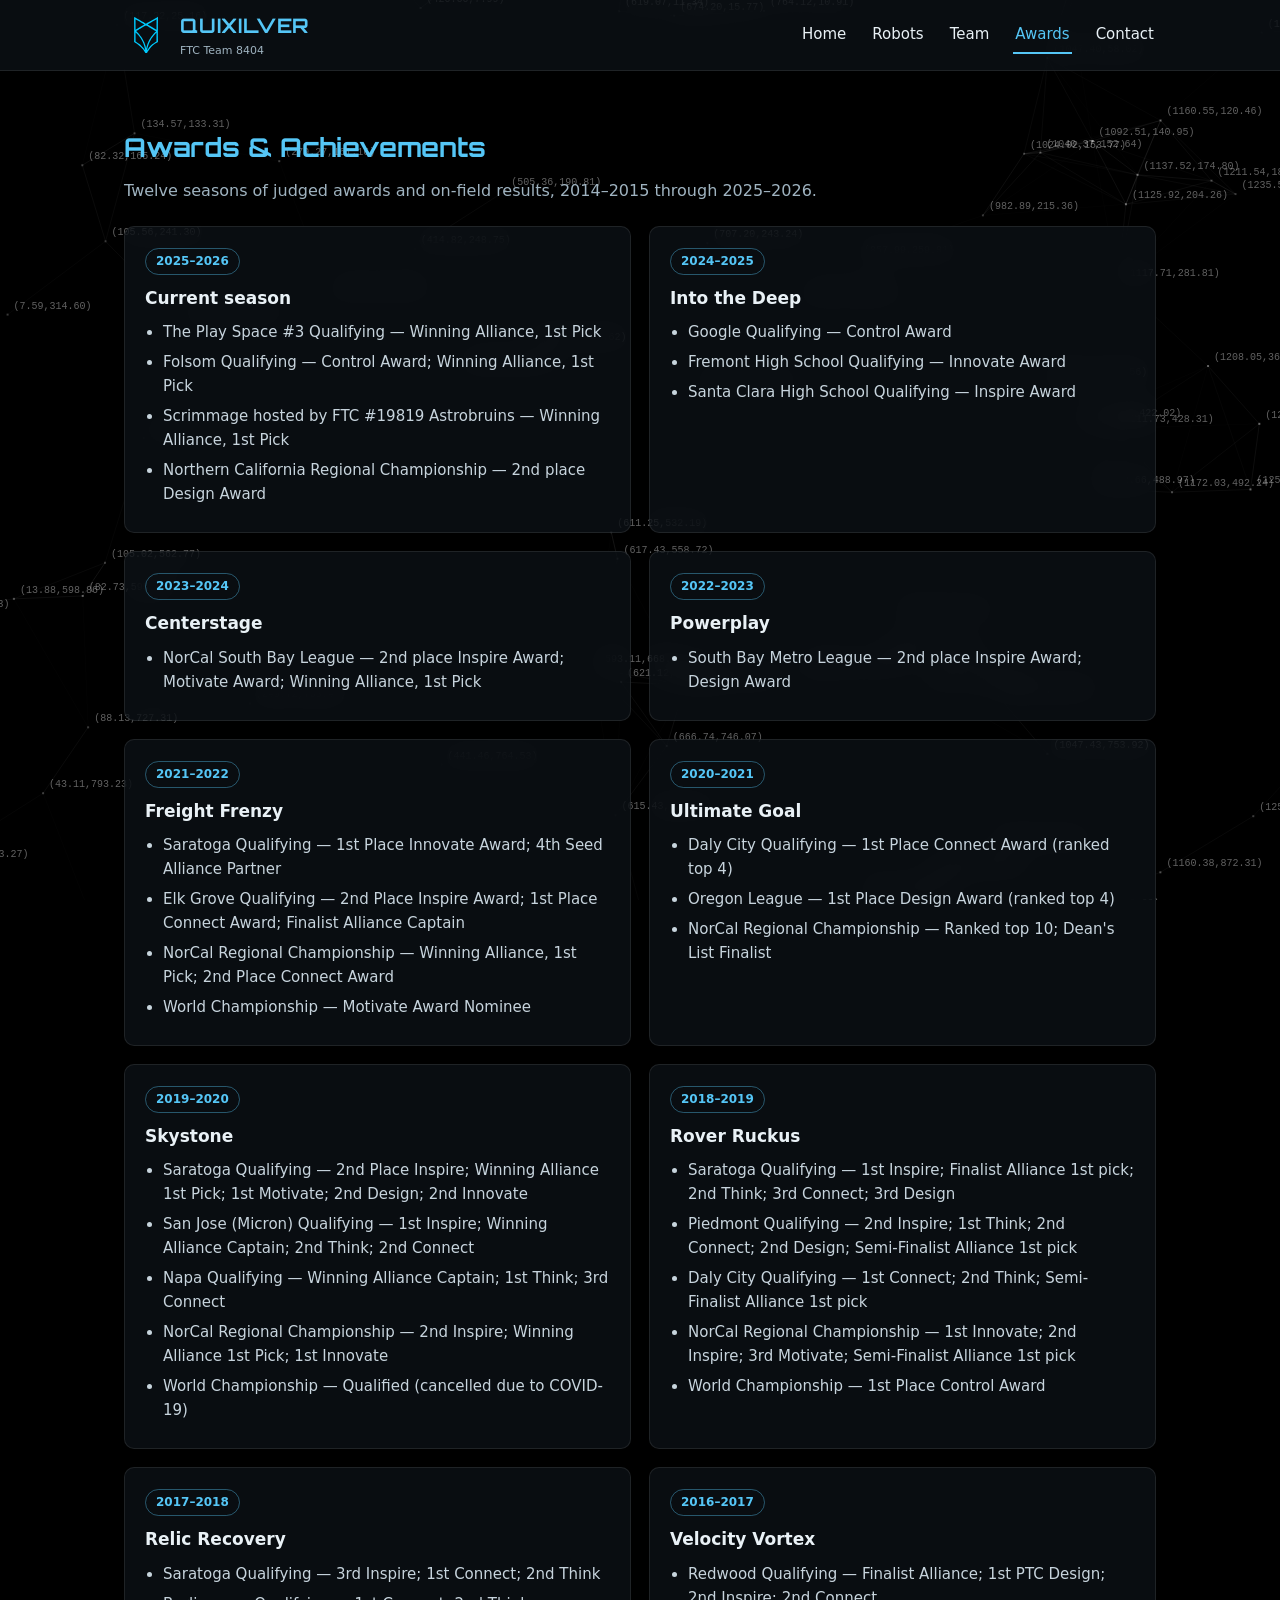
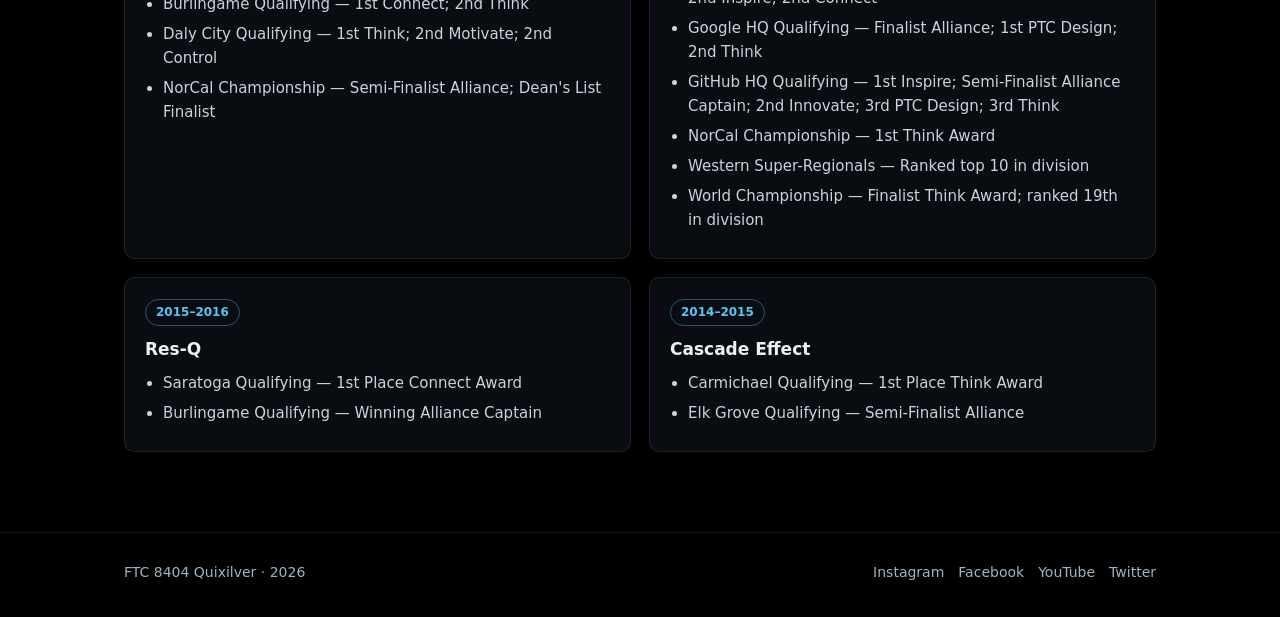
<file: awards.html>
<!DOCTYPE html>
<html lang="en">
<head>
<meta charset="UTF-8" />
<meta name="viewport" content="width=device-width, initial-scale=1.0" />
<title>Awards – 8404 Quixilver</title>
<link rel="icon" type="image/svg+xml" href="assets/logo.svg" />
<link href="https://fonts.googleapis.com/css2?family=Orbitron:wght@700&display=swap" rel="stylesheet" />
<link rel="stylesheet" href="styles.css" />
</head>
<body>
<header class="site-header"><div class="header-in">
  <a class="brand" href="index.html"><img src="assets/logo.svg" alt="Quixilver fox logo" /><span><b class="display">QUIXILVER</b><small>FTC Team 8404</small></span></a>
  <nav class="main" aria-label="Primary"><a href="index.html">Home</a><a href="robots.html">Robots</a><a href="team.html">Team</a><a href="awards.html">Awards</a><a href="contact.html">Contact</a></nav>
</div></header>
<main><div class="wrap">
<section class="section">
<h2>Awards &amp; Achievements</h2>
<p class="lede">Twelve seasons of judged awards and on-field results, 2014–2015 through 2025–2026.</p>
<div class="grid two">
<div class="card glass"><span class="eyebrow">2025–2026</span><h3>Current season</h3><ul class="timeline">
<li>The Play Space #3 Qualifying — Winning Alliance, 1st Pick</li>
<li>Folsom Qualifying — Control Award; Winning Alliance, 1st Pick</li>
<li>Scrimmage hosted by FTC #19819 Astrobruins — Winning Alliance, 1st Pick</li>
<li>Northern California Regional Championship — 2nd place Design Award</li>
</ul></div>
<div class="card glass"><span class="eyebrow">2024–2025</span><h3>Into the Deep</h3><ul class="timeline">
<li>Google Qualifying — Control Award</li>
<li>Fremont High School Qualifying — Innovate Award</li>
<li>Santa Clara High School Qualifying — Inspire Award</li>
</ul></div>
<div class="card glass"><span class="eyebrow">2023–2024</span><h3>Centerstage</h3><ul class="timeline">
<li>NorCal South Bay League — 2nd place Inspire Award; Motivate Award; Winning Alliance, 1st Pick</li>
</ul></div>
<div class="card glass"><span class="eyebrow">2022–2023</span><h3>Powerplay</h3><ul class="timeline">
<li>South Bay Metro League — 2nd place Inspire Award; Design Award</li>
</ul></div>
<div class="card glass"><span class="eyebrow">2021–2022</span><h3>Freight Frenzy</h3><ul class="timeline">
<li>Saratoga Qualifying — 1st Place Innovate Award; 4th Seed Alliance Partner</li>
<li>Elk Grove Qualifying — 2nd Place Inspire Award; 1st Place Connect Award; Finalist Alliance Captain</li>
<li>NorCal Regional Championship — Winning Alliance, 1st Pick; 2nd Place Connect Award</li>
<li>World Championship — Motivate Award Nominee</li>
</ul></div>
<div class="card glass"><span class="eyebrow">2020–2021</span><h3>Ultimate Goal</h3><ul class="timeline">
<li>Daly City Qualifying — 1st Place Connect Award (ranked top 4)</li>
<li>Oregon League — 1st Place Design Award (ranked top 4)</li>
<li>NorCal Regional Championship — Ranked top 10; Dean's List Finalist</li>
</ul></div>
<div class="card glass"><span class="eyebrow">2019–2020</span><h3>Skystone</h3><ul class="timeline">
<li>Saratoga Qualifying — 2nd Place Inspire; Winning Alliance 1st Pick; 1st Motivate; 2nd Design; 2nd Innovate</li>
<li>San Jose (Micron) Qualifying — 1st Inspire; Winning Alliance Captain; 2nd Think; 2nd Connect</li>
<li>Napa Qualifying — Winning Alliance Captain; 1st Think; 3rd Connect</li>
<li>NorCal Regional Championship — 2nd Inspire; Winning Alliance 1st Pick; 1st Innovate</li>
<li>World Championship — Qualified (cancelled due to COVID-19)</li>
</ul></div>
<div class="card glass"><span class="eyebrow">2018–2019</span><h3>Rover Ruckus</h3><ul class="timeline">
<li>Saratoga Qualifying — 1st Inspire; Finalist Alliance 1st pick; 2nd Think; 3rd Connect; 3rd Design</li>
<li>Piedmont Qualifying — 2nd Inspire; 1st Think; 2nd Connect; 2nd Design; Semi-Finalist Alliance 1st pick</li>
<li>Daly City Qualifying — 1st Connect; 2nd Think; Semi-Finalist Alliance 1st pick</li>
<li>NorCal Regional Championship — 1st Innovate; 2nd Inspire; 3rd Motivate; Semi-Finalist Alliance 1st pick</li>
<li>World Championship — 1st Place Control Award</li>
</ul></div>
<div class="card glass"><span class="eyebrow">2017–2018</span><h3>Relic Recovery</h3><ul class="timeline">
<li>Saratoga Qualifying — 3rd Inspire; 1st Connect; 2nd Think</li>
<li>Burlingame Qualifying — 1st Connect; 2nd Think</li>
<li>Daly City Qualifying — 1st Think; 2nd Motivate; 2nd Control</li>
<li>NorCal Championship — Semi-Finalist Alliance; Dean's List Finalist</li>
</ul></div>
<div class="card glass"><span class="eyebrow">2016–2017</span><h3>Velocity Vortex</h3><ul class="timeline">
<li>Redwood Qualifying — Finalist Alliance; 1st PTC Design; 2nd Inspire; 2nd Connect</li>
<li>Google HQ Qualifying — Finalist Alliance; 1st PTC Design; 2nd Think</li>
<li>GitHub HQ Qualifying — 1st Inspire; Semi-Finalist Alliance Captain; 2nd Innovate; 3rd PTC Design; 3rd Think</li>
<li>NorCal Championship — 1st Think Award</li>
<li>Western Super-Regionals — Ranked top 10 in division</li>
<li>World Championship — Finalist Think Award; ranked 19th in division</li>
</ul></div>
<div class="card glass"><span class="eyebrow">2015–2016</span><h3>Res-Q</h3><ul class="timeline">
<li>Saratoga Qualifying — 1st Place Connect Award</li>
<li>Burlingame Qualifying — Winning Alliance Captain</li>
</ul></div>
<div class="card glass"><span class="eyebrow">2014–2015</span><h3>Cascade Effect</h3><ul class="timeline">
<li>Carmichael Qualifying — 1st Place Think Award</li>
<li>Elk Grove Qualifying — Semi-Finalist Alliance</li>
</ul></div>
</div>
</section>
</div></main>
<footer class="site"><div class="wrap">
<span>FTC 8404 Quixilver · <span id="year"></span></span>
<nav aria-label="Social"><a href="https://www.instagram.com/ftc8404">Instagram</a><a href="https://www.facebook.com/ftc8404">Facebook</a><a href="https://www.youtube.com/@Quixilver-8404">YouTube</a><a href="https://twitter.com/ftc8404">Twitter</a></nav>
</div></footer>
<script src="plexus-bg.js"></script>
<script src="site.js"></script>
</body>
</html>
</file>
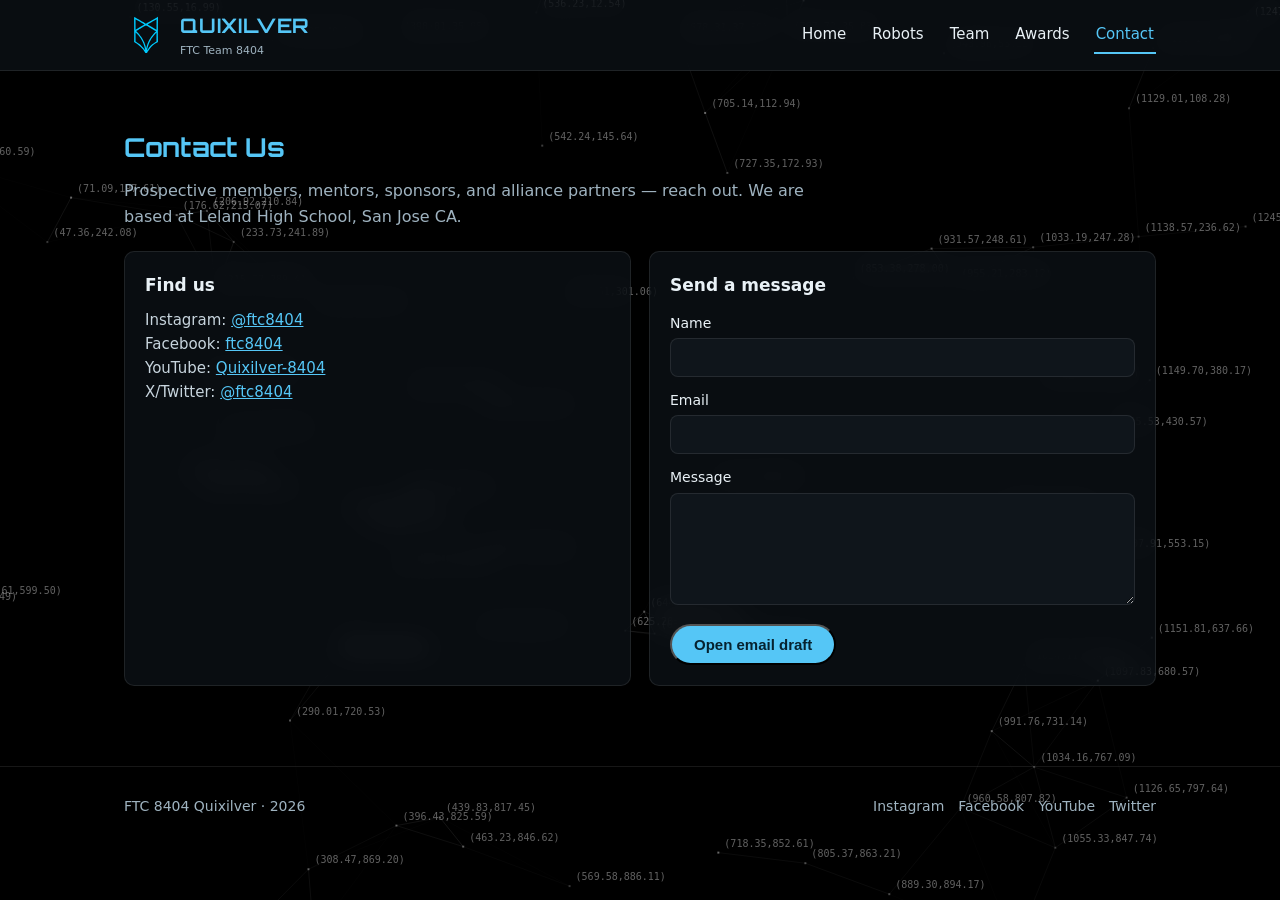
<file: contact.html>
<!DOCTYPE html>
<html lang="en">
<head>
<meta charset="UTF-8" />
<meta name="viewport" content="width=device-width, initial-scale=1.0" />
<title>Contact — 8404 Quixilver</title>
<link rel="icon" type="image/svg+xml" href="assets/logo.svg" />
<link href="https://fonts.googleapis.com/css2?family=Orbitron:wght@700&display=swap" rel="stylesheet" />
<link rel="stylesheet" href="styles.css" />
</head>
<body>
<header class="site-header"><div class="header-in">
<a class="brand" href="index.html"><img src="assets/logo.svg" alt="Quixilver fox logo" /><span><b class="display">QUIXILVER</b><small>FTC Team 8404</small></span></a>
<nav class="main" aria-label="Primary"><a href="index.html">Home</a><a href="robots.html">Robots</a><a href="team.html">Team</a><a href="awards.html">Awards</a><a href="contact.html">Contact</a></nav>
</div></header>
<main><div class="wrap">
<section class="section">
<h2>Contact Us</h2>
<p class="lede">Prospective members, mentors, sponsors, and alliance partners — reach out. We are based at Leland High School, San Jose CA.</p>
<div class="grid two">
<div class="card glass">
<h3>Find us</h3>
<p>Instagram: <a href="https://www.instagram.com/ftc8404">@ftc8404</a><br />
Facebook: <a href="https://www.facebook.com/ftc8404">ftc8404</a><br />
YouTube: <a href="https://www.youtube.com/@Quixilver-8404">Quixilver-8404</a><br />
X/Twitter: <a href="https://twitter.com/ftc8404">@ftc8404</a></p>
</div>
<div class="card glass">
<h3>Send a message</h3>
<form action="mailto:ftc8404@gmail.com" method="post" enctype="text/plain">
<label class="field" for="n">Name</label><input class="field" id="n" name="name" required />
<label class="field" for="e">Email</label><input class="field" id="e" name="email" type="email" required />
<label class="field" for="m">Message</label><textarea class="field" id="m" name="message" rows="5" required></textarea>
<p style="margin-top:12px"><button class="btn" type="submit">Open email draft</button></p>
</form>
</div>
</div>
</section>
</div></main>
<footer class="site"><div class="wrap">
<span>FTC 8404 Quixilver · <span id="year"></span></span>
<nav aria-label="Social"><a href="https://www.instagram.com/ftc8404">Instagram</a><a href="https://www.facebook.com/ftc8404">Facebook</a><a href="https://www.youtube.com/@Quixilver-8404">YouTube</a><a href="https://twitter.com/ftc8404">Twitter</a></nav>
</div></footer>
<script src="plexus-bg.js"></script>
<script src="site.js"></script>
</body>
</html>
</file>
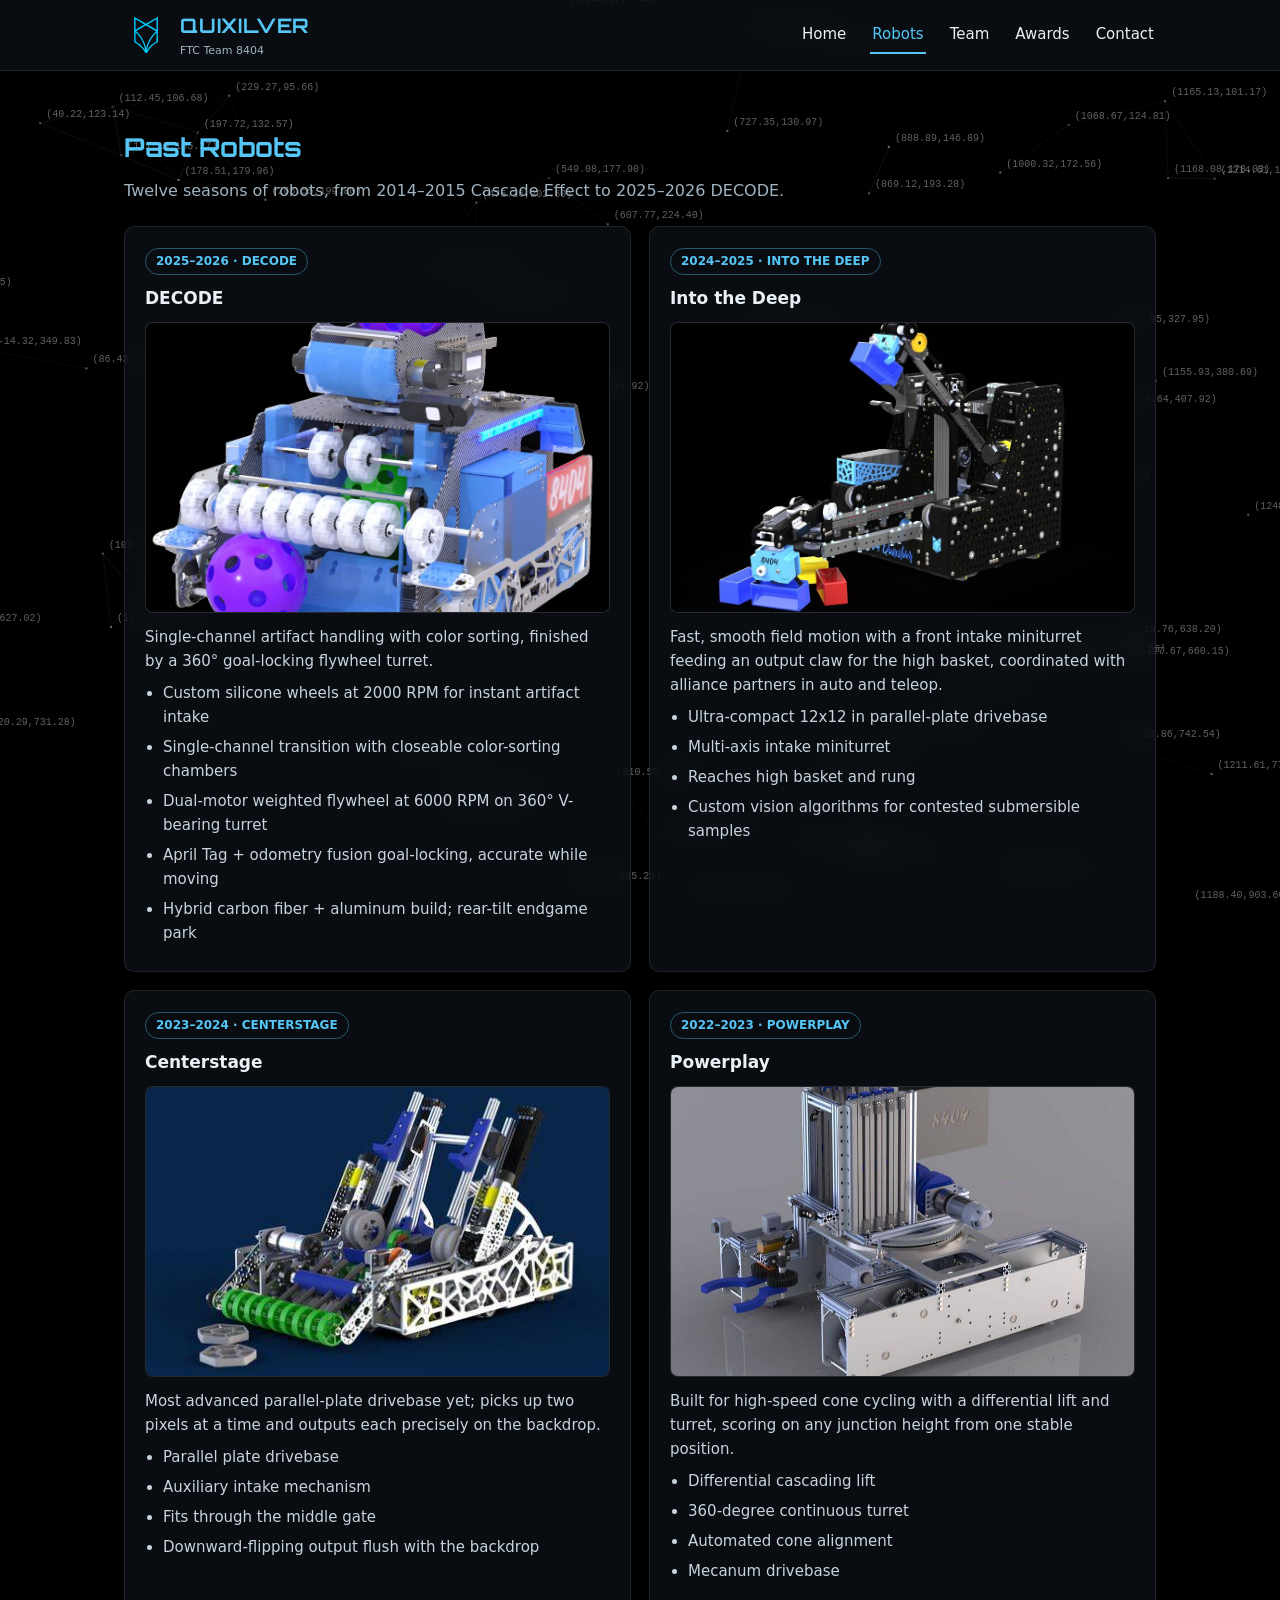
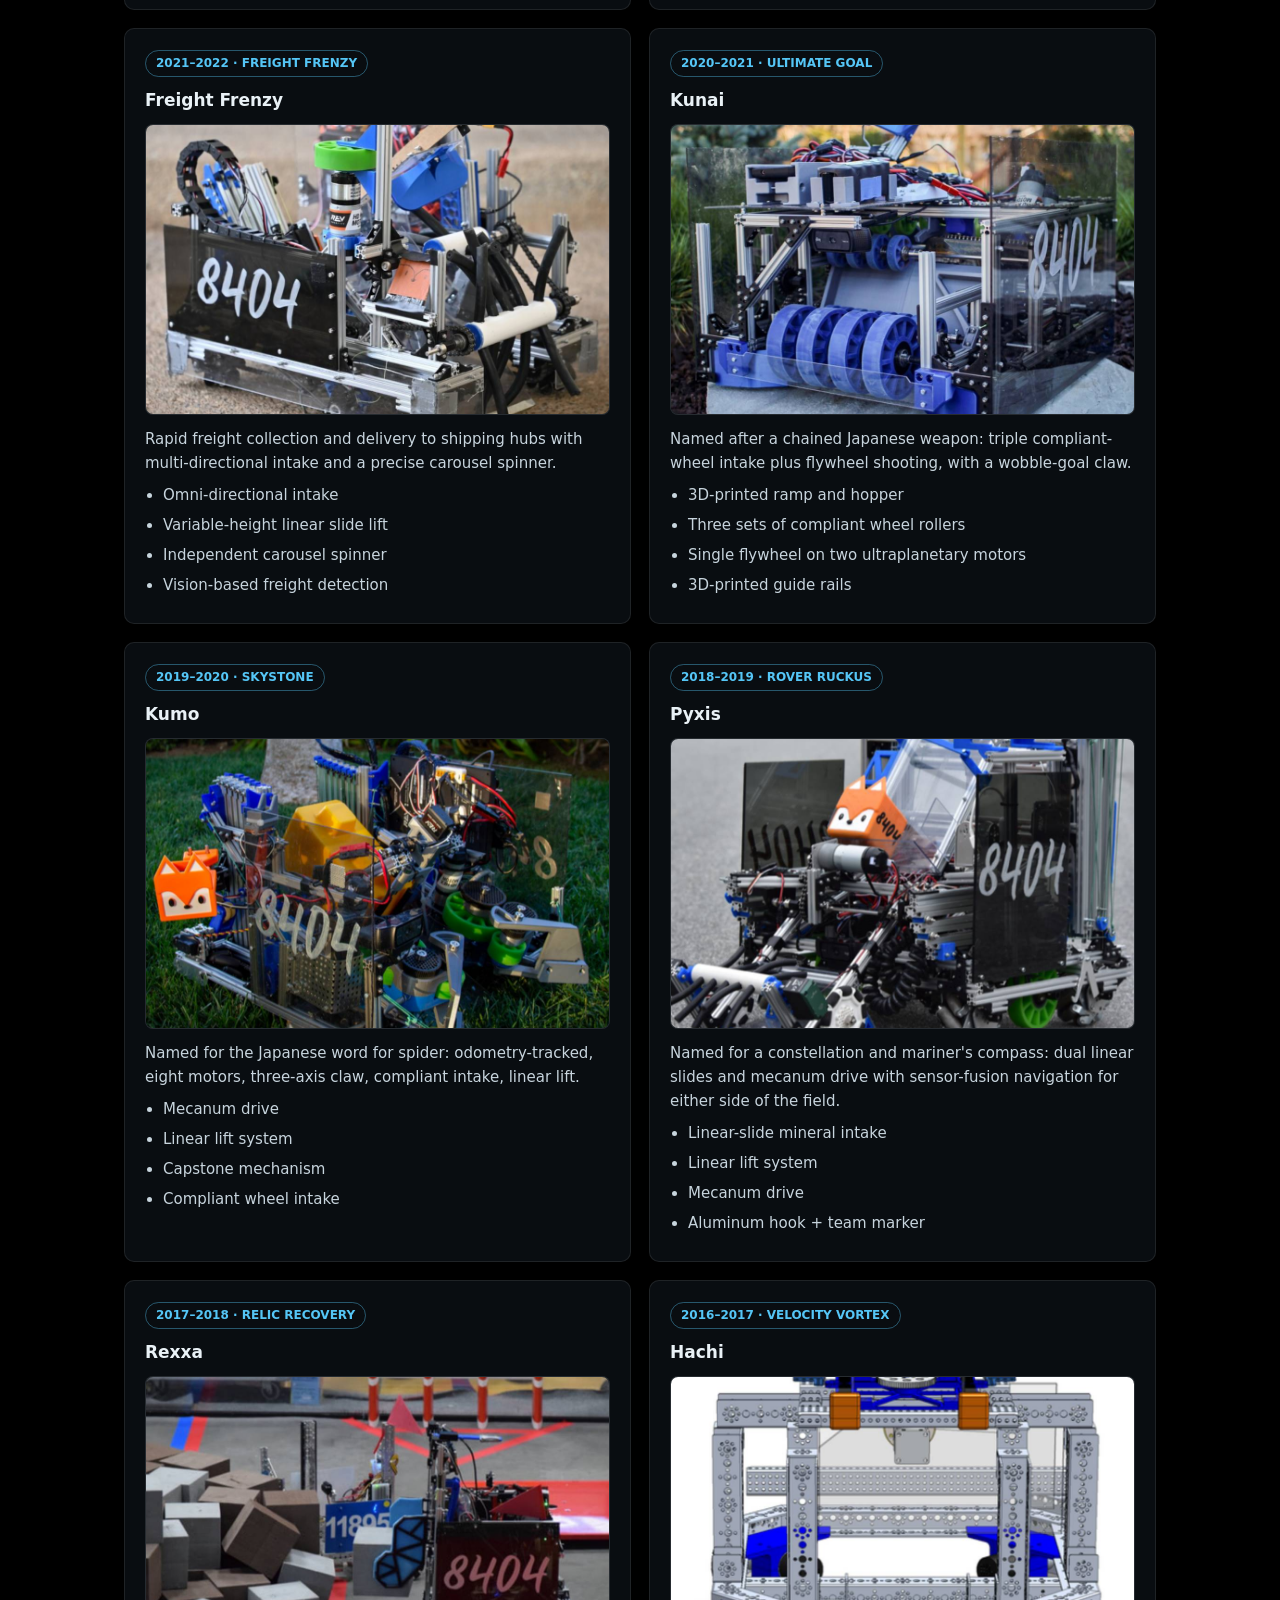
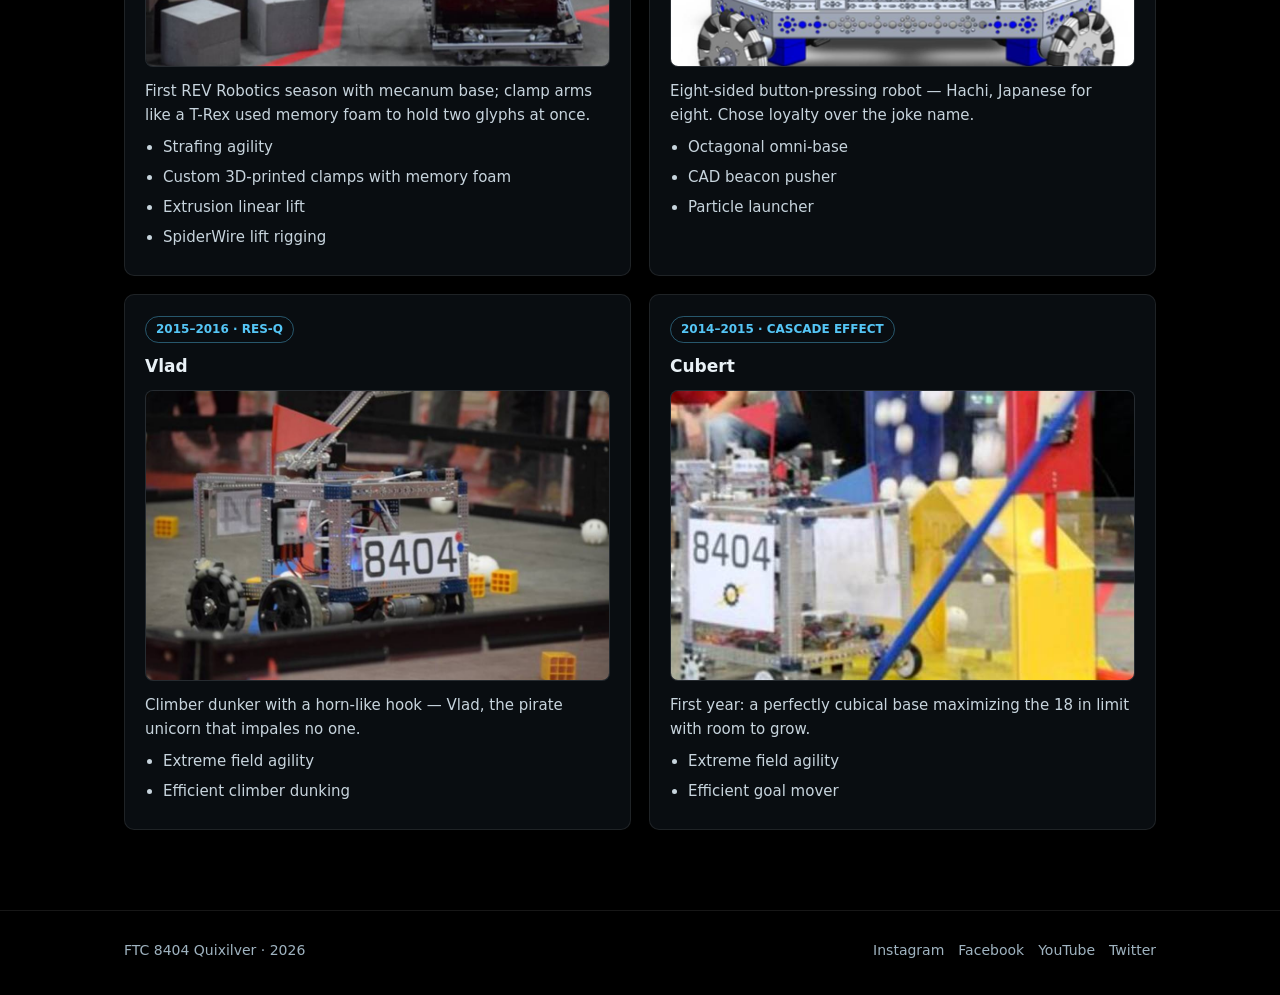
<file: robots.html>
<!DOCTYPE html>
<html lang="en">
<head>
<meta charset="UTF-8" />
<meta name="viewport" content="width=device-width, initial-scale=1.0" />
<title>Robots — 8404 Quixilver</title>
<link rel="icon" type="image/svg+xml" href="assets/logo.svg" />
<link href="https://fonts.googleapis.com/css2?family=Orbitron:wght@700&display=swap" rel="stylesheet" />
<link rel="stylesheet" href="styles.css" />
</head>
<body>
<header class="site-header"><div class="header-in">
<a class="brand" href="index.html"><img src="assets/logo.svg" alt="Quixilver fox logo" /><span><b class="display">QUIXILVER</b><small>FTC Team 8404</small></span></a>
<nav class="main" aria-label="Primary"><a href="index.html">Home</a><a href="robots.html">Robots</a><a href="team.html">Team</a><a href="awards.html">Awards</a><a href="contact.html">Contact</a></nav>
</div></header>
<main><div class="wrap">
<section class="section">
<h2>Past Robots</h2>
<p class="lede">Twelve seasons of robots, from 2014–2015 Cascade Effect to 2025–2026 DECODE.</p>
<div class="grid two">
<div class="card glass"><span class="eyebrow">2025–2026 · DECODE</span><h3>DECODE</h3><img class="robot-photo" src="assets/robots/decode.jpg" alt="DECODE season robot" loading="lazy" />
<p>Single-channel artifact handling with color sorting, finished by a 360° goal-locking flywheel turret.</p>
<ul class="robot-features"><li>Custom silicone wheels at 2000 RPM for instant artifact intake</li><li>Single-channel transition with closeable color-sorting chambers</li><li>Dual-motor weighted flywheel at 6000 RPM on 360° V-bearing turret</li><li>April Tag + odometry fusion goal-locking, accurate while moving</li><li>Hybrid carbon fiber + aluminum build; rear-tilt endgame park</li></ul></div>
<div class="card glass"><span class="eyebrow">2024–2025 · INTO THE DEEP</span><h3>Into the Deep</h3><img class="robot-photo" src="assets/robots/into_the_deep.jpg" alt="Into the Deep season robot" loading="lazy" />
<p>Fast, smooth field motion with a front intake miniturret feeding an output claw for the high basket, coordinated with alliance partners in auto and teleop.</p>
<ul class="robot-features"><li>Ultra-compact 12x12 in parallel-plate drivebase</li><li>Multi-axis intake miniturret</li><li>Reaches high basket and rung</li><li>Custom vision algorithms for contested submersible samples</li></ul></div>
<div class="card glass"><span class="eyebrow">2023–2024 · CENTERSTAGE</span><h3>Centerstage</h3><img class="robot-photo" src="assets/robots/centerstage.jpg" alt="Centerstage season robot" loading="lazy" />
<p>Most advanced parallel-plate drivebase yet; picks up two pixels at a time and outputs each precisely on the backdrop.</p>
<ul class="robot-features"><li>Parallel plate drivebase</li><li>Auxiliary intake mechanism</li><li>Fits through the middle gate</li><li>Downward-flipping output flush with the backdrop</li></ul></div>
<div class="card glass"><span class="eyebrow">2022–2023 · POWERPLAY</span><h3>Powerplay</h3><img class="robot-photo" src="assets/robots/powerplay.jpg" alt="Powerplay season robot" loading="lazy" />
<p>Built for high-speed cone cycling with a differential lift and turret, scoring on any junction height from one stable position.</p>
<ul class="robot-features"><li>Differential cascading lift</li><li>360-degree continuous turret</li><li>Automated cone alignment</li><li>Mecanum drivebase</li></ul></div>
<div class="card glass"><span class="eyebrow">2021–2022 · FREIGHT FRENZY</span><h3>Freight Frenzy</h3><img class="robot-photo" src="assets/robots/freight_frenzy.jpg" alt="Freight Frenzy season robot" loading="lazy" />
<p>Rapid freight collection and delivery to shipping hubs with multi-directional intake and a precise carousel spinner.</p>
<ul class="robot-features"><li>Omni-directional intake</li><li>Variable-height linear slide lift</li><li>Independent carousel spinner</li><li>Vision-based freight detection</li></ul></div>
<div class="card glass"><span class="eyebrow">2020–2021 · ULTIMATE GOAL</span><h3>Kunai</h3><img class="robot-photo" src="assets/robots/ultimate_goal.jpg" alt="Ultimate Goal robot Kunai" loading="lazy" />
<p>Named after a chained Japanese weapon: triple compliant-wheel intake plus flywheel shooting, with a wobble-goal claw.</p>
<ul class="robot-features"><li>3D-printed ramp and hopper</li><li>Three sets of compliant wheel rollers</li><li>Single flywheel on two ultraplanetary motors</li><li>3D-printed guide rails</li></ul></div>
<div class="card glass"><span class="eyebrow">2019–2020 · SKYSTONE</span><h3>Kumo</h3><img class="robot-photo" src="assets/robots/skystone.jpg" alt="Skystone robot Kumo" loading="lazy" />
<p>Named for the Japanese word for spider: odometry-tracked, eight motors, three-axis claw, compliant intake, linear lift.</p>
<ul class="robot-features"><li>Mecanum drive</li><li>Linear lift system</li><li>Capstone mechanism</li><li>Compliant wheel intake</li></ul></div>
<div class="card glass"><span class="eyebrow">2018–2019 · ROVER RUCKUS</span><h3>Pyxis</h3><img class="robot-photo" src="assets/robots/rover_ruckus.jpg" alt="Rover Ruckus robot Pyxis" loading="lazy" />
<p>Named for a constellation and mariner's compass: dual linear slides and mecanum drive with sensor-fusion navigation for either side of the field.</p>
<ul class="robot-features"><li>Linear-slide mineral intake</li><li>Linear lift system</li><li>Mecanum drive</li><li>Aluminum hook + team marker</li></ul></div>
<div class="card glass"><span class="eyebrow">2017–2018 · RELIC RECOVERY</span><h3>Rexxa</h3><img class="robot-photo" src="assets/robots/relic_recovery.jpg" alt="Relic Recovery robot Rexxa" loading="lazy" />
<p>First REV Robotics season with mecanum base; clamp arms like a T-Rex used memory foam to hold two glyphs at once.</p>
<ul class="robot-features"><li>Strafing agility</li><li>Custom 3D-printed clamps with memory foam</li><li>Extrusion linear lift</li><li>SpiderWire lift rigging</li></ul></div>
<div class="card glass"><span class="eyebrow">2016–2017 · VELOCITY VORTEX</span><h3>Hachi</h3><img class="robot-photo" src="assets/robots/velocity_vortex.jpg" alt="Velocity Vortex robot Hachi" loading="lazy" />
<p>Eight-sided button-pressing robot — Hachi, Japanese for eight. Chose loyalty over the joke name.</p>
<ul class="robot-features"><li>Octagonal omni-base</li><li>CAD beacon pusher</li><li>Particle launcher</li></ul></div>
<div class="card glass"><span class="eyebrow">2015–2016 · RES-Q</span><h3>Vlad</h3><img class="robot-photo" src="assets/robots/resq.jpg" alt="Res-Q robot Vlad" loading="lazy" />
<p>Climber dunker with a horn-like hook — Vlad, the pirate unicorn that impales no one.</p>
<ul class="robot-features"><li>Extreme field agility</li><li>Efficient climber dunking</li></ul></div>
<div class="card glass"><span class="eyebrow">2014–2015 · CASCADE EFFECT</span><h3>Cubert</h3><img class="robot-photo" src="assets/robots/cascade_effect.jpg" alt="Cascade Effect robot Cubert" loading="lazy" />
<p>First year: a perfectly cubical base maximizing the 18 in limit with room to grow.</p>
<ul class="robot-features"><li>Extreme field agility</li><li>Efficient goal mover</li></ul></div>
</div>
</section>
</div></main>
<footer class="site"><div class="wrap">
<span>FTC 8404 Quixilver · <span id="year"></span></span>
<nav aria-label="Social"><a href="https://www.instagram.com/ftc8404">Instagram</a><a href="https://www.facebook.com/ftc8404">Facebook</a><a href="https://www.youtube.com/@Quixilver-8404">YouTube</a><a href="https://twitter.com/ftc8404">Twitter</a></nav>
</div></footer>
<script src="plexus-bg.js"></script>
<script src="site.js"></script>
</body>
</html>
</file>
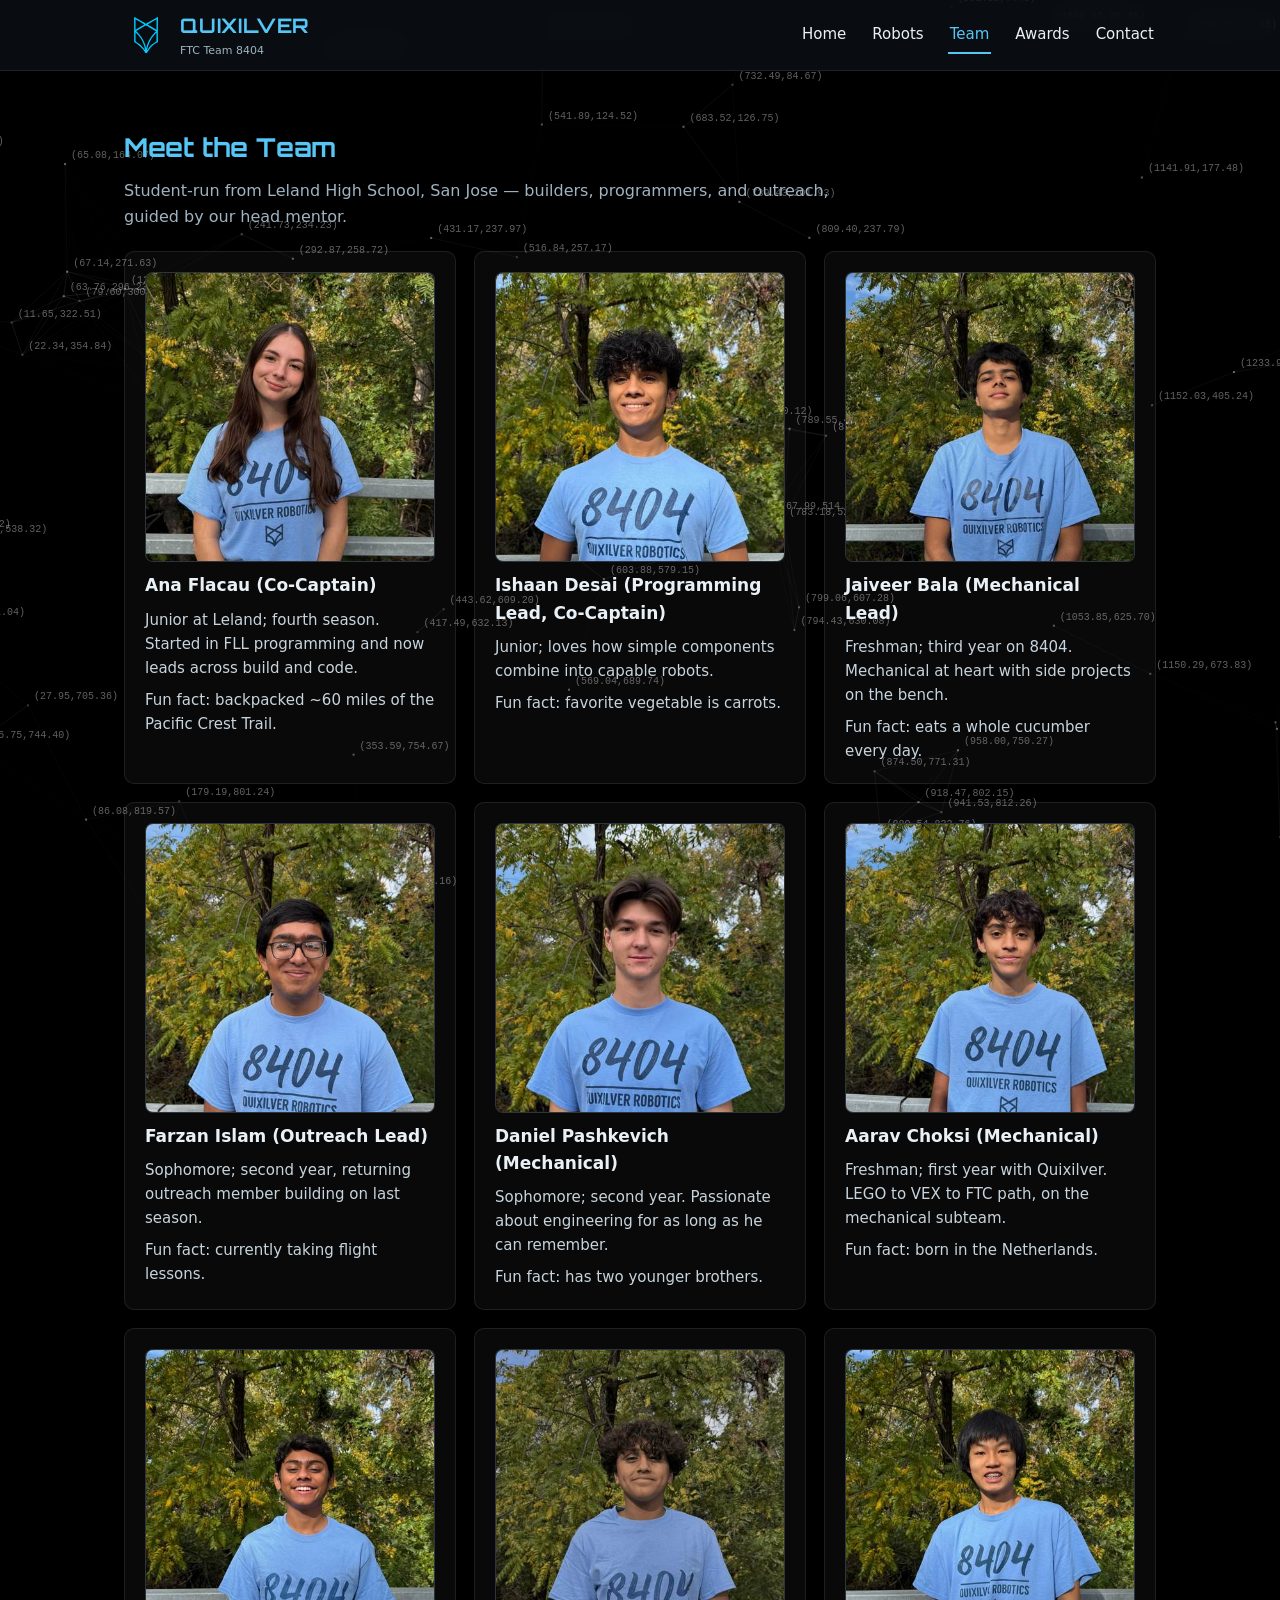
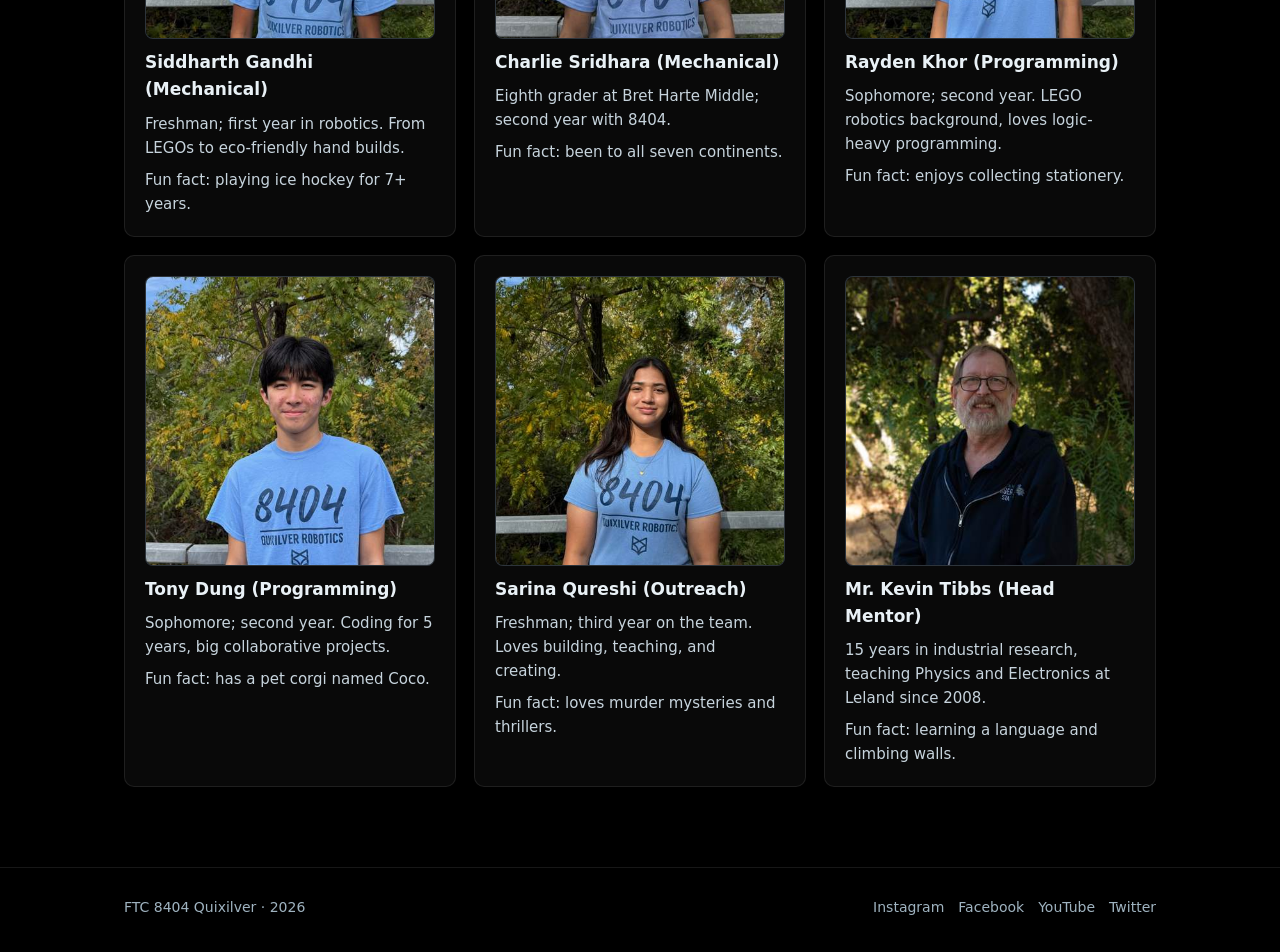
<file: team.html>
<!DOCTYPE html>
<html lang="en">
<head>
<meta charset="UTF-8" />
<meta name="viewport" content="width=device-width, initial-scale=1.0" />
<title>Team — 8404 Quixilver</title>
<link rel="icon" type="image/svg+xml" href="assets/logo.svg" />
<link href="https://fonts.googleapis.com/css2?family=Orbitron:wght@700&display=swap" rel="stylesheet" />
<link rel="stylesheet" href="styles.css" />
</head>
<body>
<header class="site-header"><div class="header-in">
<a class="brand" href="index.html"><img src="assets/logo.svg" alt="Quixilver fox logo" /><span><b class="display">QUIXILVER</b><small>FTC Team 8404</small></span></a>
<nav class="main" aria-label="Primary"><a href="index.html">Home</a><a href="robots.html">Robots</a><a href="team.html">Team</a><a href="awards.html">Awards</a><a href="contact.html">Contact</a></nav>
</div></header>
<main><div class="wrap">
<section class="section">
<h2>Meet the Team</h2>
<p class="lede">Student-run from Leland High School, San Jose — builders, programmers, and outreach, guided by our head mentor.</p>
<div class="grid three">
<div class="card"><img class="member-photo" src="assets/team/ana.jpg" alt="Portrait of Ana Flacau" loading="lazy" /><h3 class="member-name">Ana Flacau (Co-Captain)</h3><p>Junior at Leland; fourth season. Started in FLL programming and now leads across build and code.</p><p class="fun-fact">Fun fact: backpacked ~60 miles of the Pacific Crest Trail.</p></div>
<div class="card"><img class="member-photo" src="assets/team/ishaan.jpg" alt="Portrait of Ishaan Desai" loading="lazy" /><h3 class="member-name">Ishaan Desai (Programming Lead, Co-Captain)</h3><p>Junior; loves how simple components combine into capable robots.</p><p class="fun-fact">Fun fact: favorite vegetable is carrots.</p></div>
<div class="card"><img class="member-photo" src="assets/team/jaiveer.jpg" alt="Portrait of Jaiveer Bala" loading="lazy" /><h3 class="member-name">Jaiveer Bala (Mechanical Lead)</h3><p>Freshman; third year on 8404. Mechanical at heart with side projects on the bench.</p><p class="fun-fact">Fun fact: eats a whole cucumber every day.</p></div>
<div class="card"><img class="member-photo" src="assets/team/farzan.jpg" alt="Portrait of Farzan Islam" loading="lazy" /><h3 class="member-name">Farzan Islam (Outreach Lead)</h3><p>Sophomore; second year, returning outreach member building on last season.</p><p class="fun-fact">Fun fact: currently taking flight lessons.</p></div>
<div class="card"><img class="member-photo" src="assets/team/daniel.jpg" alt="Portrait of Daniel Pashkevich" loading="lazy" /><h3 class="member-name">Daniel Pashkevich (Mechanical)</h3><p>Sophomore; second year. Passionate about engineering for as long as he can remember.</p><p class="fun-fact">Fun fact: has two younger brothers.</p></div>
<div class="card"><img class="member-photo" src="assets/team/aarav.jpg" alt="Portrait of Aarav Choksi" loading="lazy" /><h3 class="member-name">Aarav Choksi (Mechanical)</h3><p>Freshman; first year with Quixilver. LEGO to VEX to FTC path, on the mechanical subteam.</p><p class="fun-fact">Fun fact: born in the Netherlands.</p></div>
<div class="card"><img class="member-photo" src="assets/team/siddharth.jpg" alt="Portrait of Siddharth Gandhi" loading="lazy" /><h3 class="member-name">Siddharth Gandhi (Mechanical)</h3><p>Freshman; first year in robotics. From LEGOs to eco-friendly hand builds.</p><p class="fun-fact">Fun fact: playing ice hockey for 7+ years.</p></div>
<div class="card"><img class="member-photo" src="assets/team/charlie.jpg" alt="Portrait of Charlie Sridhara" loading="lazy" /><h3 class="member-name">Charlie Sridhara (Mechanical)</h3><p>Eighth grader at Bret Harte Middle; second year with 8404.</p><p class="fun-fact">Fun fact: been to all seven continents.</p></div>
<div class="card"><img class="member-photo" src="assets/team/rayden.jpg" alt="Portrait of Rayden Khor" loading="lazy" /><h3 class="member-name">Rayden Khor (Programming)</h3><p>Sophomore; second year. LEGO robotics background, loves logic-heavy programming.</p><p class="fun-fact">Fun fact: enjoys collecting stationery.</p></div>
<div class="card"><img class="member-photo" src="assets/team/tony.jpg" alt="Portrait of Tony Dung" loading="lazy" /><h3 class="member-name">Tony Dung (Programming)</h3><p>Sophomore; second year. Coding for 5 years, big collaborative projects.</p><p class="fun-fact">Fun fact: has a pet corgi named Coco.</p></div>
<div class="card"><img class="member-photo" src="assets/team/sarina.jpg" alt="Portrait of Sarina Qureshi" loading="lazy" /><h3 class="member-name">Sarina Qureshi (Outreach)</h3><p>Freshman; third year on the team. Loves building, teaching, and creating.</p><p class="fun-fact">Fun fact: loves murder mysteries and thrillers.</p></div>
<div class="card"><img class="member-photo" src="assets/team/tibbs.jpg" alt="Portrait of Mr. Kevin Tibbs" loading="lazy" /><h3 class="member-name">Mr. Kevin Tibbs (Head Mentor)</h3><p>15 years in industrial research, teaching Physics and Electronics at Leland since 2008.</p><p class="fun-fact">Fun fact: learning a language and climbing walls.</p></div>
</div>
</section>
</div></main>
<footer class="site"><div class="wrap">
<span>FTC 8404 Quixilver · <span id="year"></span></span>
<nav aria-label="Social"><a href="https://www.instagram.com/ftc8404">Instagram</a><a href="https://www.facebook.com/ftc8404">Facebook</a><a href="https://www.youtube.com/@Quixilver-8404">YouTube</a><a href="https://twitter.com/ftc8404">Twitter</a></nav>
</div></footer>
<script src="plexus-bg.js"></script>
<script src="site.js"></script>
</body>
</html>
</file>
<file: styles.css>
/* 8404 Quixilver — dark + glass theme. Restrained glass: header, hero card,
   and feature cards only. Solid cyan accents, no gradients on text. */
:root {
  --bg: #0b0e11;
  --bg-2: #10151a;
  --ink: #e9f1f6;
  --muted: #9fb3c0;
  --cyan: #55c6f6;
  --cyan-dim: rgba(85, 198, 246, 0.16);
  --line: rgba(255, 255, 255, 0.09);
  --glass: rgba(16, 22, 28, 0.62);
  --radius-s: 10px;
  --radius-m: 16px;
  --max: 1080px;
}
* { margin: 0; padding: 0; box-sizing: border-box; }
html { scroll-behavior: smooth; }
body {
  font-family: "Segoe UI", system-ui, -apple-system, Tahoma, sans-serif;
  background: #000;
  color: var(--ink);
  line-height: 1.6;
  overflow-x: hidden;
}
/* Site-wide plexus canvas sits behind everything. */
#bg-plexus { position: fixed; inset: 0; z-index: 0; pointer-events: none; }
main, footer.site { position: relative; z-index: 1; }
/* Homepage chrome: the header floats over the cinematic (fixed, fading in
   only after the intro) and the banner lives below the hero — so nothing
   above or around the sequence ever changes layout, and the reveal can't
   oscillate or yank the scroll position. */
.site-header { transition: opacity 0.45s ease; }
body.home .site-header { position: fixed; top: 0; left: 0; right: 0; }
body.home #afterHero { scroll-margin-top: 70px; }
body.in-intro .site-header,
html.js-intro body:not(.intro-done) .site-header {
  opacity: 0; pointer-events: none;
}
.display { font-family: Orbitron, "Segoe UI", sans-serif; letter-spacing: 0.04em; }
a { color: var(--cyan); }
.wrap { max-width: var(--max); margin: 0 auto; padding: 0 24px; }

/* Header */
.site-header {
  position: sticky; top: 0; z-index: 50;
  background: var(--glass);
  -webkit-backdrop-filter: blur(14px);
  backdrop-filter: blur(14px);
  border-bottom: 1px solid var(--line);
}
.header-in {
  max-width: var(--max); margin: 0 auto; padding: 10px 24px;
  display: flex; align-items: center; justify-content: space-between; gap: 16px;
}
.brand { display: flex; align-items: center; gap: 12px; text-decoration: none; }
.brand img { height: 44px; width: 44px; object-fit: contain; }
.brand b { color: var(--cyan); font-size: 20px; }
.brand small { display: block; color: var(--muted); font-size: 11px; font-weight: 400; }
nav.main { display: flex; gap: 22px; }
nav.main a {
  color: var(--ink); text-decoration: none; font-size: 15px; padding: 6px 2px;
  border-bottom: 2px solid transparent;
}
nav.main a:hover { color: var(--cyan); }
nav.main a[aria-current="page"] { color: var(--cyan); border-bottom-color: var(--cyan); }
@media (max-width: 760px) {
  nav.main { gap: 12px; flex-wrap: wrap; justify-content: flex-end; }
  nav.main a { font-size: 14px; }
}

/* Sections */
.section { padding: 56px 0; }
.section h2 {
  color: var(--cyan); font-size: 26px; margin-bottom: 10px;
  font-family: Orbitron, "Segoe UI", sans-serif;
}
.section .lede { color: var(--muted); max-width: 70ch; margin-bottom: 22px; }
.grid { display: grid; gap: 18px; }
.grid.two { grid-template-columns: repeat(2, 1fr); }
.grid.three { grid-template-columns: repeat(3, 1fr); }
@media (max-width: 860px) { .grid.two, .grid.three { grid-template-columns: 1fr; } }

/* Cards — glass only where it aids legibility over art */
.card {
  background: rgba(255, 255, 255, 0.035);
  border: 1px solid var(--line);
  border-radius: var(--radius-s);
  padding: 20px;
}
.card.glass {
  background: var(--glass);
  -webkit-backdrop-filter: blur(14px);
  backdrop-filter: blur(14px);
}
.card h3 { font-size: 17px; margin-bottom: 8px; color: var(--ink); }
.card p, .card li { color: #c7d4dd; font-size: 15px; }
.card ul { margin: 8px 0 0 18px; }
.eyebrow {
  display: inline-block; font-size: 12px; font-weight: 700;
  color: var(--cyan); border: 1px solid rgba(85,198,246,.4);
  border-radius: 999px; padding: 3px 10px; margin-bottom: 10px;
}
footer.site {
  border-top: 1px solid var(--line); margin-top: 24px;
  padding: 28px 0 34px; color: var(--muted); font-size: 14px;
}
footer.site .wrap { display: flex; justify-content: space-between; gap: 18px; flex-wrap: wrap; }
footer.site nav { display: flex; gap: 14px; flex-wrap: wrap; }
footer.site nav a { color: var(--muted); text-decoration: none; }
footer.site nav a:hover { color: var(--cyan); }
.btn {
  display: inline-block; text-decoration: none; font-weight: 700; font-size: 15px;
  color: #06222f; background: var(--cyan); border-radius: 999px; padding: 10px 22px;
}
.btn.ghost { background: transparent; color: var(--cyan); border: 1px solid rgba(85,198,246,.5); }
.skip-link {
  position: absolute; left: -999px; top: 0; background: var(--cyan);
  color: #06222f; padding: 8px 14px; z-index: 100; font-weight: 700;
}
.skip-link:focus { left: 8px; top: 8px; }
@media (prefers-reduced-motion: reduce) {
  html { scroll-behavior: auto; }
  * { animation: none !important; transition: none !important; }
}

/* Prism hero (index only) */
.prism-scroll { position: relative; height: 340vh; background: #000; }
.prism-sticky {
  position: sticky; top: 0; height: 100vh; min-height: 560px; overflow: hidden;
}
#gl { position: absolute; inset: 0; }
#gl canvas { display: block; width: 100%; height: 100%; }
.hero-fallback {
  position: absolute; inset: 0; z-index: 2; display: none;
  align-items: center; justify-content: center;
  background: #000;
  padding: 24px;
}
.hero-fallback.show { display: flex; }
.hero-fallback img { width: min(240px, 60vw); }
.team-photo { width: 100%; border-radius: var(--radius-m); border: 1px solid var(--line); }
.member-photo {
  display: block; width: 100%; aspect-ratio: 1 / 1; object-fit: cover; border-radius: 8px;
  background: #182028; border: 1px solid var(--line);
}
.robot-photo {
  display: block; width: 100%; aspect-ratio: 16 / 10; object-fit: cover;
  border-radius: 8px; border: 1px solid var(--line);
  margin: 10px 0 12px; background: #10161c;
}
.member-name { font-size: 16px; margin: 10px 0 4px; }
.fun-fact { color: var(--muted); font-size: 13.5px; margin-top: 8px; }
.timeline li, .robot-features li { margin-bottom: 6px; }
label.field { display: block; font-size: 14px; margin: 12px 0 4px; }
input.field, textarea.field {
  width: 100%; background: #0f151b; border: 1px solid var(--line);
  border-radius: 8px; color: var(--ink); padding: 10px 12px; font-size: 15px;
}
.scroll-hint {
  position: fixed; left: 50%; bottom: 22px; z-index: 60;
  display: flex; align-items: center; gap: 10px;
  padding: 9px 16px; border-radius: 999px;
  background: rgba(10, 18, 24, 0.55); border: 1px solid rgba(85, 198, 246, 0.35);
  backdrop-filter: blur(8px); -webkit-backdrop-filter: blur(8px);
  color: rgba(255, 255, 255, 0.75); font-size: 12px;
  letter-spacing: 0.18em; text-transform: uppercase;
  opacity: 0; pointer-events: none;
  transform: translateX(-50%) translateY(8px);
  transition: opacity 0.6s ease, transform 0.6s ease;
}
.scroll-hint.show { opacity: 1; transform: translateX(-50%) translateY(0); }
.scroll-hint i {
  width: 8px; height: 8px;
  border-right: 2px solid var(--cyan); border-bottom: 2px solid var(--cyan);
  transform: rotate(45deg) translateY(-2px);
  animation: hintbob 1.6s ease-in-out infinite;
}
@keyframes hintbob {
  0%, 100% { transform: rotate(45deg) translateY(-2px); opacity: 0.6; }
  50% { transform: rotate(45deg) translateY(2px); opacity: 1; }
}
</file>
